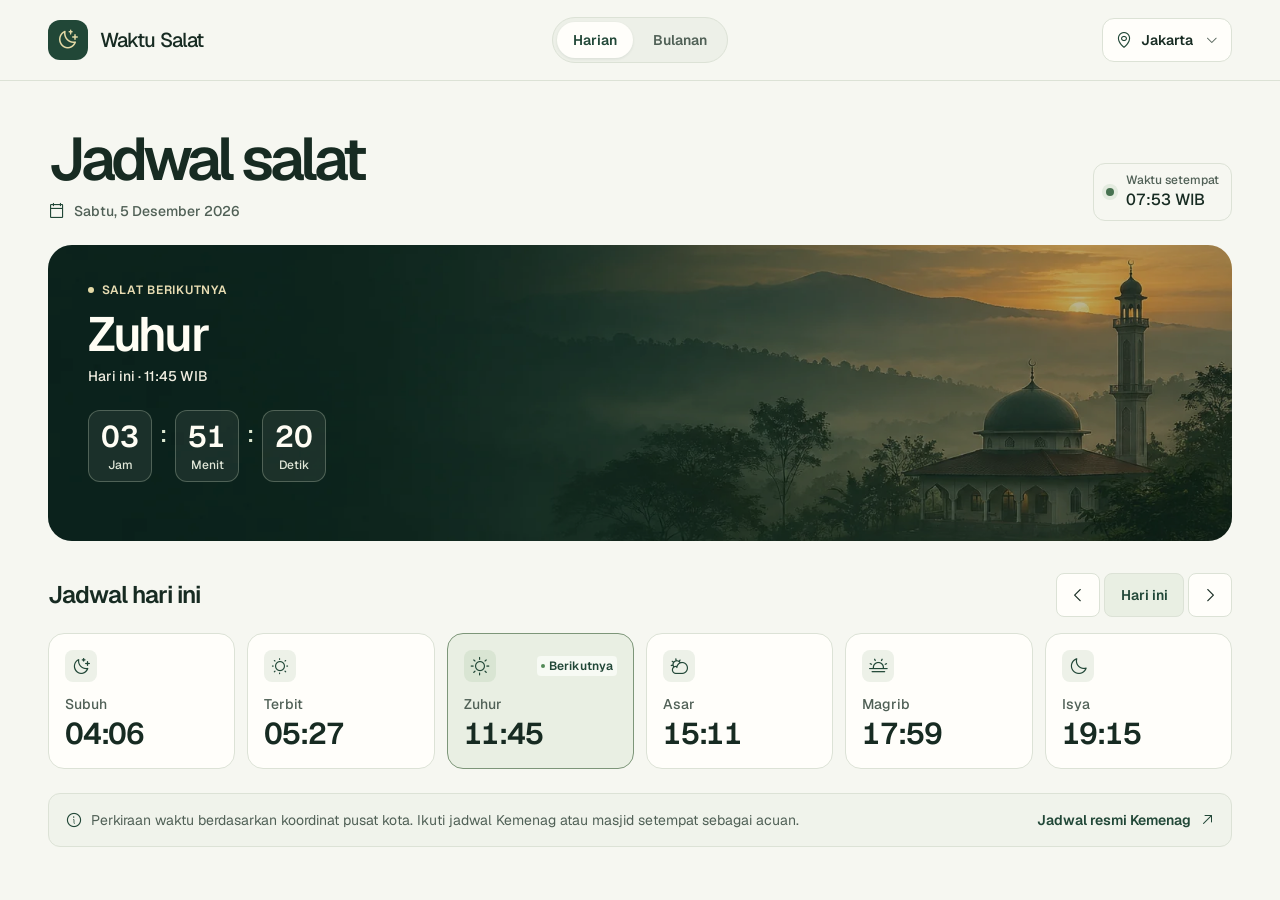
<file: index.html>
<!doctype html>
<html lang="id">
<head>
  <meta charset="utf-8">
  <meta name="viewport" content="width=device-width, initial-scale=1">
  <meta name="theme-color" content="#f6f7f1">
  <meta name="description" content="Lihat jadwal salat harian dan bulanan untuk kota di Indonesia, lengkap dengan hitung mundur menuju waktu salat berikutnya.">
  <meta property="og:title" content="Waktu Salat">
  <meta property="og:description" content="Jadwal salat harian dan bulanan untuk kota di Indonesia.">
  <meta property="og:type" content="website">
  <title>Waktu Salat | Jadwal Salat Indonesia</title>
  <link rel="icon" href="./assets/favicon.png" type="image/png">
  <link rel="stylesheet" href="./assets/styles.css">
  <script defer src="./assets/vendor/adhan.umd.min.js"></script>
  <script defer src="./assets/cities.js"></script>
  <script defer src="./assets/schedule.js"></script>
  <script defer src="./assets/app.js"></script>
</head>
<body>
  <a class="skip-link button-sm" href="#main">Lewati ke jadwal</a>

  <header class="site-header">
    <div class="shell header-inner">
      <a class="brand title-1" href="./index.html" aria-label="Waktu Salat, beranda">
        <span class="brand-mark"><i class="icon ph-moon-stars" aria-hidden="true"></i></span>
        <span>Waktu Salat</span>
      </a>

      <nav class="view-nav" aria-label="Tampilan jadwal">
        <button type="button" class="view-button button-sm" id="show-daily" aria-controls="daily-panel" aria-pressed="true">Harian</button>
        <button type="button" class="view-button button-sm" id="show-monthly" aria-controls="monthly-panel" aria-pressed="false">Bulanan</button>
      </nav>

      <button type="button" class="city-button button-sm" id="open-cities" aria-haspopup="dialog" aria-controls="city-dialog" aria-label="Pilih kota">
        <i class="icon ph-map-pin" aria-hidden="true"></i>
        <span id="city-label">Jakarta</span>
        <i class="icon ph-caret-down" aria-hidden="true"></i>
      </button>
    </div>
  </header>

  <main class="shell main" id="main">
    <div class="page-heading">
      <div>
        <h1 class="heading-1">Jadwal salat</h1>
        <p class="page-date body-5">
          <i class="icon ph-calendar-blank" aria-hidden="true"></i>
          <time id="local-date">Hari ini</time>
        </p>
      </div>
      <div class="local-time">
        <span class="live-dot" aria-hidden="true"></span>
        <div>
          <span class="caption-4">Waktu setempat</span>
          <time class="title-3" id="local-clock">--:--</time>
        </div>
      </div>
    </div>

    <noscript>
      <p class="notice body-6">Aktifkan JavaScript untuk melihat jadwal. <a href="https://sihat.kemenag.go.id/jadwal-salat">Buka jadwal resmi Kemenag</a>.</p>
    </noscript>
    <p class="notice body-6" id="calculation-error" role="alert" hidden>
      Jadwal belum bisa dihitung. Muat ulang halaman atau <a href="https://sihat.kemenag.go.id/jadwal-salat">buka jadwal resmi Kemenag</a>.
    </p>

    <section class="next-panel" id="next-panel" aria-labelledby="next-name">
      <div class="next-content">
        <span class="next-label caption-3"><span class="next-dot" aria-hidden="true"></span>Salat berikutnya</span>
        <h2 class="heading-2" id="next-name">Memuat jadwal</h2>
        <p class="body-5 next-meta" id="next-meta"></p>
        <div class="countdown" role="timer" aria-label="Hitung mundur ke salat berikutnya">
          <div class="countdown-unit">
            <span class="time-digit" id="count-hours">--</span>
            <span class="caption-4">Jam</span>
          </div>
          <span class="time-separator" aria-hidden="true">:</span>
          <div class="countdown-unit">
            <span class="time-digit" id="count-minutes">--</span>
            <span class="caption-4">Menit</span>
          </div>
          <span class="time-separator" aria-hidden="true">:</span>
          <div class="countdown-unit">
            <span class="time-digit" id="count-seconds">--</span>
            <span class="caption-4">Detik</span>
          </div>
        </div>
      </div>
    </section>

    <section class="schedule-section" id="daily-panel" aria-labelledby="daily-heading">
      <div class="section-heading">
        <div aria-live="polite">
          <h2 class="heading-5" id="daily-heading">Jadwal hari ini</h2>
          <p class="body-6 section-date" id="daily-date" hidden></p>
        </div>
        <div class="date-actions" aria-label="Pilih hari">
          <button type="button" id="previous-day" class="icon-button" aria-label="Hari sebelumnya"><i class="icon ph-caret-left" aria-hidden="true"></i></button>
          <button type="button" id="reset-day" class="date-button button-sm">Hari ini</button>
          <button type="button" id="next-day" class="icon-button" aria-label="Hari berikutnya"><i class="icon ph-caret-right" aria-hidden="true"></i></button>
        </div>
      </div>
      <ul class="prayer-grid" id="daily-times" aria-label="Waktu salat harian"></ul>
    </section>

    <section class="schedule-section" id="monthly-panel" aria-labelledby="monthly-heading" hidden>
      <div class="section-heading">
        <div>
          <h2 class="heading-5" id="monthly-heading">Jadwal bulanan</h2>
          <p class="body-6 section-date" id="month-label" aria-live="polite"></p>
        </div>
        <div class="date-actions" aria-label="Pilih bulan">
          <button type="button" id="previous-month" class="icon-button" aria-label="Bulan sebelumnya"><i class="icon ph-caret-left" aria-hidden="true"></i></button>
          <button type="button" id="reset-month" class="date-button button-sm">Bulan ini</button>
          <button type="button" id="next-month" class="icon-button" aria-label="Bulan berikutnya"><i class="icon ph-caret-right" aria-hidden="true"></i></button>
        </div>
      </div>
      <p class="table-hint caption-2">Geser tabel untuk melihat semua waktu.</p>
      <div class="table-scroll" id="table-scroll" role="region" aria-label="Tabel jadwal salat bulanan" tabindex="0">
        <table class="month-table">
          <thead>
            <tr>
              <th scope="col">Tanggal</th>
              <th scope="col">Subuh</th>
              <th scope="col">Terbit</th>
              <th scope="col">Zuhur</th>
              <th scope="col">Asar</th>
              <th scope="col">Magrib</th>
              <th scope="col">Isya</th>
            </tr>
          </thead>
          <tbody id="monthly-times"></tbody>
        </table>
      </div>
    </section>

    <footer class="source-note">
      <p class="body-6"><i class="icon ph-info" aria-hidden="true"></i><span>Perkiraan waktu berdasarkan koordinat pusat kota. Ikuti jadwal Kemenag atau masjid setempat sebagai acuan.</span></p>
      <a class="button-sm" href="https://sihat.kemenag.go.id/jadwal-salat" target="_blank" rel="noopener noreferrer">Jadwal resmi Kemenag <i class="icon ph-arrow-up-right" aria-hidden="true"></i></a>
    </footer>
  </main>

  <dialog class="city-dialog" id="city-dialog" aria-labelledby="city-heading">
    <div class="dialog-heading">
      <h2 class="heading-5" id="city-heading">Pilih kota</h2>
      <button type="button" class="icon-button" id="close-cities" aria-label="Tutup pilihan kota"><i class="icon ph-x" aria-hidden="true"></i></button>
    </div>
    <div class="city-search">
      <i class="icon ph-magnifying-glass" aria-hidden="true"></i>
      <label class="visually-hidden" for="city-search">Cari kota atau provinsi</label>
      <input type="search" class="body-3" id="city-search" placeholder="Cari kota atau provinsi" autocomplete="off" autofocus>
    </div>
    <ul class="city-list" id="city-list" aria-label="Daftar kota"></ul>
    <p class="no-cities body-6" id="no-cities" role="status" hidden>Kota belum tersedia. Coba cari nama provinsi atau kota terdekat.</p>
  </dialog>
</body>
</html>
</file>
<file: assets/styles.css>
@font-face {
  font-family: Geist;
  src: url("./fonts/geist.woff2") format("woff2");
  font-weight: 100 900;
  font-display: swap;
}

@font-face {
  font-family: Phosphor;
  src: url("./fonts/phosphor.woff") format("woff");
  font-display: block;
}

:root {
  color-scheme: light;
  --page: #f6f7f1;
  --paper: #fffefa;
  --ink: #172b22;
  --muted: #506056;
  --line: #dce2d6;
  --green: #214737;
  --green-light: #e9efe3;
  --green-edge: #7d9679;
  --dark: #102a22;
  --gold: #e4d9a6;
  --curve: cubic-bezier(0.22, 1, 0.36, 1);
  font-family: Geist, system-ui, sans-serif;
}

*, *::before, *::after { box-sizing: border-box; }
[hidden] { display: none !important; }
body {
  min-width: 0;
  margin: 0;
  color: var(--ink);
  background: var(--page);
  -webkit-font-smoothing: antialiased;
}
h1, h2, p { margin: 0; }
h1, h2 { text-wrap: balance; }
p { text-wrap: pretty; }
button, input { font: inherit; color: inherit; }
button { cursor: pointer; }
a { color: inherit; }
a:focus-visible, button:focus-visible, input:focus-visible, [tabindex]:focus-visible {
  outline: 2px solid #488061;
  outline-offset: 2px;
}

.heading-1 { font-size: 3.75rem; line-height: 1; font-weight: 600; }
.heading-2 { font-size: 3rem; line-height: 1; font-weight: 600; }
.heading-4 { font-size: 1.875rem; line-height: 2.25rem; font-weight: 600; }
.heading-5 { font-size: 1.5rem; line-height: 2rem; font-weight: 600; }
.title-1 { font-size: 1.25rem; line-height: 1.75rem; font-weight: 500; }
.title-3 { font-size: 1rem; line-height: 1.5rem; font-weight: 500; }
.body-3 { font-size: 1rem; line-height: 1.5rem; font-weight: 400; }
.body-5 { font-size: .875rem; line-height: 1.25rem; font-weight: 500; }
.body-6 { font-size: .875rem; line-height: 1.25rem; font-weight: 400; }
.button-sm { font-size: .875rem; line-height: 1.25rem; font-weight: 600; }
.caption-2 { font-size: .875rem; line-height: 1.25rem; font-weight: 400; }
.caption-3 { font-size: .75rem; line-height: 1rem; font-weight: 600; }
.caption-4 { font-size: .75rem; line-height: 1rem; font-weight: 500; }

.icon { display: inline-block; flex: 0 0 auto; font: normal 1.125rem/1 Phosphor; }
.ph-arrow-up-right::before { content: "\e092"; }
.ph-calendar-blank::before { content: "\e10a"; }
.ph-caret-down::before { content: "\e136"; }
.ph-caret-left::before { content: "\e138"; }
.ph-caret-right::before { content: "\e13a"; }
.ph-check::before { content: "\e182"; }
.ph-cloud-sun::before { content: "\e540"; }
.ph-info::before { content: "\e2ce"; }
.ph-magnifying-glass::before { content: "\e30c"; }
.ph-map-pin::before { content: "\e316"; }
.ph-moon::before { content: "\e330"; }
.ph-moon-stars::before { content: "\e58e"; }
.ph-sun::before { content: "\e472"; }
.ph-sun-dim::before { content: "\e474"; }
.ph-sun-horizon::before { content: "\e5b6"; }
.ph-x::before { content: "\e4f6"; }

.shell { width: min(1184px, calc(100% - 64px)); margin-inline: auto; }
.visually-hidden {
  position: absolute;
  width: 1px;
  height: 1px;
  padding: 0;
  margin: -1px;
  overflow: hidden;
  clip-path: inset(50%);
  white-space: nowrap;
  border: 0;
}
.skip-link {
  position: fixed;
  z-index: 5;
  top: 8px;
  left: 8px;
  padding: 8px 12px;
  border-radius: 8px;
  background: var(--paper);
  transform: translateY(-150%);
}
.skip-link:focus { transform: translateY(0); }

.site-header { border-bottom: 1px solid var(--line); }
.header-inner {
  display: grid;
  grid-template-columns: 1fr auto 1fr;
  align-items: center;
  gap: 24px;
  min-height: 80px;
}
.brand {
  display: inline-flex;
  align-items: center;
  justify-self: start;
  gap: 12px;
  text-decoration: none;
  letter-spacing: -.045em;
  white-space: nowrap;
}
.brand-mark {
  display: grid;
  place-items: center;
  width: 40px;
  height: 40px;
  border-radius: 12px;
  background: var(--green);
  color: var(--gold);
}
.brand-mark .icon { font-size: 1.5rem; }

.view-nav {
  display: flex;
  gap: 4px;
  padding: 4px;
  background: #edf0e8;
  border: 1px solid var(--line);
  border-radius: 999px;
}
.view-button {
  min-height: 36px;
  padding: 8px 16px;
  border: 0;
  border-radius: 999px;
  background: transparent;
  color: var(--muted);
}
.view-button[aria-pressed="true"] {
  color: var(--green);
  background: var(--paper);
  box-shadow: 0 1px 3px #102a2217;
}
.view-button[aria-pressed="false"]:hover { background: #e1e9dd; color: var(--ink); }
.city-button {
  display: flex;
  align-items: center;
  justify-self: end;
  justify-content: space-between;
  gap: 8px;
  min-height: 44px;
  min-width: 128px;
  max-width: 100%;
  padding: 8px 12px;
  border: 1px solid var(--line);
  border-radius: 12px;
  background: var(--paper);
}
.city-button .ph-map-pin { color: var(--green); }
.city-button .ph-caret-down { margin-left: 4px; font-size: .875rem; color: var(--muted); }
.city-button span { text-overflow: ellipsis; overflow: hidden; white-space: nowrap; }
.city-button:hover, .icon-button:hover, .date-button:hover { background: var(--green-light); }

.main { padding-block: 48px 32px; }
.page-heading {
  display: flex;
  align-items: end;
  justify-content: space-between;
  gap: 16px;
  margin-bottom: 24px;
}
.page-heading h1 { letter-spacing: -.066em; }
.page-date {
  display: flex;
  align-items: center;
  gap: 8px;
  margin-top: 12px;
  color: var(--muted);
}
.page-date .icon { color: var(--green); }
.local-time {
  display: flex;
  align-items: center;
  gap: 12px;
  padding: 8px 12px;
  border: 1px solid var(--line);
  border-radius: 12px;
  white-space: nowrap;
}
.local-time span, .local-time time { display: block; }
.local-time .caption-4 { color: var(--muted); }
.local-time time { font-variant-numeric: tabular-nums; }
.live-dot, .next-dot { flex: 0 0 auto; width: 8px; height: 8px; border-radius: 50%; }
.live-dot { background: #477251; box-shadow: 0 0 0 4px #e3ebdf; }

.next-panel {
  position: relative;
  isolation: isolate;
  overflow: hidden;
  min-height: 296px;
  padding: 32px 40px;
  border-radius: 24px;
  background: var(--dark) url("./mosque-dawn.webp") center 52% / cover no-repeat;
  color: #fffdf4;
}
.next-panel::before {
  position: absolute;
  z-index: -1;
  inset: 0;
  content: "";
  background-color: #0c21194a;
}
.next-label {
  display: inline-flex;
  align-items: center;
  gap: 8px;
  color: #e8ddb3;
  margin-bottom: 12px;
  letter-spacing: .06em;
  text-transform: uppercase;
}
.next-dot { width: 6px; height: 6px; background: var(--gold); }
.next-panel h2 { letter-spacing: -.047em; }
.next-meta { color: #f1eee1; margin-top: 8px; }
.countdown { display: flex; align-items: flex-start; gap: 8px; margin-top: 24px; width: fit-content; }
.countdown-unit {
  display: grid;
  justify-items: center;
  gap: 2px;
  min-width: 64px;
  padding: 8px;
  background: #e7f1dd12;
  border: 1px solid #dce9cd45;
  border-radius: 12px;
  color: #e1e7d8;
}
.time-digit { color: #fffdf4; font-size: 1.875rem; font-weight: 600; line-height: 2.25rem; font-variant-numeric: tabular-nums; }
.time-separator { padding-top: 8px; font-size: 1.5rem; font-weight: 500; line-height: 2rem; color: #dce7d0; }

.schedule-section { margin-top: 32px; }
.section-heading {
  display: flex;
  justify-content: space-between;
  align-items: center;
  gap: 16px;
  margin-bottom: 16px;
}
.section-heading h2 { letter-spacing: -.035em; }
.section-date { margin-top: 4px; color: var(--muted); }
.date-actions { display: flex; align-items: center; gap: 4px; flex: 0 0 auto; }
.icon-button, .date-button {
  display: inline-flex;
  align-items: center;
  justify-content: center;
  min-height: 44px;
  padding: 8px 12px;
  border: 1px solid var(--line);
  border-radius: 8px;
  background: var(--paper);
  white-space: nowrap;
}
.icon-button { width: 44px; padding: 0; }
.date-button { min-width: 80px; }
.date-button:disabled { cursor: default; color: var(--green); background: var(--green-light); }

.prayer-grid {
  list-style: none;
  padding: 0;
  margin: 0;
  display: grid;
  grid-template-columns: repeat(6, minmax(0, 1fr));
  gap: 12px;
}
.prayer-card {
  min-width: 0;
  padding: 16px;
  border: 1px solid var(--line);
  border-radius: 16px;
  background: var(--paper);
}
.prayer-card[data-next="true"] { background: var(--green-light); border-color: var(--green-edge); }
.prayer-card-top { display: flex; justify-content: space-between; align-items: center; gap: 4px; }
.prayer-icon {
  color: var(--green);
  display: grid;
  place-items: center;
  width: 32px;
  height: 32px;
  border-radius: 8px;
  background: #edf1e8;
}
.prayer-card[data-next="true"] .prayer-icon { background: #d9e5d3; }
.prayer-icon .icon { font-size: 1.25rem; }
.prayer-badge {
  display: inline-flex;
  align-items: center;
  gap: 4px;
  padding: 2px 4px;
  border-radius: 4px;
  color: var(--green);
  background: #f7faf4;
  white-space: nowrap;
}
.prayer-badge::before { content: ""; width: 4px; height: 4px; border-radius: 50%; background: #538957; }
.prayer-name { display: block; color: var(--muted); margin-top: 12px; }
.prayer-time {
  display: block;
  margin-top: 2px;
  letter-spacing: -.04em;
  font-variant-numeric: tabular-nums;
}

.table-hint { display: none; color: var(--muted); margin-bottom: 8px; }
.table-scroll { border: 1px solid var(--line); border-radius: 16px; overflow: auto; }
.month-table { width: 100%; min-width: 600px; border-collapse: separate; border-spacing: 0; background: var(--paper); }
.month-table th, .month-table td {
  padding: 12px 16px;
  border-bottom: 1px solid #e7ebe2;
  text-align: right;
  font-size: .875rem;
  line-height: 1.25rem;
  font-variant-numeric: tabular-nums;
  white-space: nowrap;
}
.month-table th:first-child { text-align: left; }
.month-table thead th { background: #e9efe4; color: var(--green); font-weight: 600; }
.month-table tbody th { padding-block: 4px; font-weight: 500; }
.month-table tbody tr:last-child > * { border-bottom: 0; }
.month-table tbody tr:nth-child(even) { background: #f9faf5; }
.month-table tr.current-date { color: var(--green); background: #e6efdf; }
.month-date-button {
  text-align: left;
  padding: 8px;
  margin-left: -8px;
  border: 0;
  border-radius: 4px;
  background: transparent;
  color: inherit;
  text-decoration: underline;
  text-underline-offset: 2px;
  text-decoration-color: var(--green-edge);
}
.month-date-button:hover { background: #dde9d9; }

.source-note {
  display: flex;
  align-items: center;
  justify-content: space-between;
  gap: 16px 24px;
  margin-top: 24px;
  padding: 16px;
  border: 1px solid var(--line);
  border-radius: 12px;
  background: #f0f3eb;
  color: var(--muted);
}
.source-note p, .source-note a { display: flex; align-items: center; gap: 8px; }
.source-note p .icon { color: var(--green); }
.source-note a { color: var(--green); text-decoration: none; flex: 0 0 auto; }
.source-note a:hover { text-decoration: underline; text-underline-offset: 4px; }
.source-note a .icon { font-size: 1rem; }
.notice { padding: 16px; margin-block: 16px; border: 1px solid var(--line); border-radius: 12px; background: var(--paper); }

.city-dialog {
  width: min(480px, calc(100% - 32px));
  max-height: min(600px, calc(100dvh - 48px));
  padding: 24px;
  border: 1px solid var(--line);
  border-radius: 24px;
  background: var(--paper);
  color: var(--ink);
  box-shadow: 0 24px 80px #102a2240;
}
.city-dialog[open] { display: flex; flex-direction: column; }
.city-dialog::backdrop { background: #142a20a6; }
.dialog-heading { display: flex; align-items: center; justify-content: space-between; gap: 8px; margin-bottom: 16px; }
.city-search {
  display: flex;
  align-items: center;
  gap: 8px;
  padding: 8px 12px;
  border: 1px solid var(--line);
  border-radius: 8px;
  background: var(--page);
}
.city-search:focus-within { outline: 2px solid #488061; outline-offset: 2px; }
.city-search input { min-width: 0; width: 100%; border: 0; outline: none; background: transparent; }
.city-search .icon { color: var(--muted); }
.city-list { margin: 12px -8px 0; padding: 4px 8px; list-style: none; min-height: 0; overflow-y: auto; }
.city-option {
  display: flex;
  align-items: center;
  justify-content: space-between;
  gap: 12px;
  width: 100%;
  padding: 8px 12px;
  border: 1px solid transparent;
  border-radius: 8px;
  background: transparent;
  text-align: left;
}
.city-option:hover, .city-option[aria-current="true"] { background: var(--green-light); }
.city-option[aria-current="true"] { border-color: var(--line); }
.city-option span { display: block; }
.city-option .caption-4, .no-cities { color: var(--muted); }
.city-option .caption-3 { color: var(--green); white-space: nowrap; }
.city-option .city-option-zone { display: flex; align-items: center; gap: 8px; }
.no-cities { padding: 12px 0; }

.view-button, .icon-button, .date-button, .city-button, .city-option, .month-date-button {
  transition: transform 300ms var(--curve);
}
.view-button:active, .icon-button:active, .date-button:active:not(:disabled), .city-button:active, .city-option:active, .month-date-button:active {
  transform: scale(.98);
}

@media (max-width: 960px) {
  .prayer-grid { grid-template-columns: repeat(3, minmax(0, 1fr)); }
}

@media (max-width: 680px) {
  .shell { width: calc(100% - 32px); }
  .header-inner {
    grid-template-columns: minmax(0, 1fr) auto;
    min-height: 0;
    gap: 12px;
    padding-block: 12px;
  }
  .view-nav { grid-column: 1 / -1; grid-row: 2; justify-self: stretch; }
  .view-button { flex: 1; }
  .brand { gap: 8px; font-size: 1.125rem; }
  .brand-mark { width: 32px; height: 32px; border-radius: 8px; }
  .brand-mark .icon { font-size: 1.25rem; }
  .city-button { min-width: 0; max-width: 164px; }
  .city-button .ph-caret-down { margin-left: 0; }
  .main { padding-top: 32px; }
  .heading-1 { font-size: 2.25rem; line-height: 2.5rem; }
  .heading-2 { font-size: 2.25rem; line-height: 2.5rem; }
  .local-time { display: none; }
  .next-panel {
    min-height: 252px;
    padding: 24px;
    border-radius: 16px;
    background-position: 42% 55%;
  }
  .next-panel::before { background-color: #0c211963; }
  .table-hint { display: block; }
  .month-table th:first-child { position: sticky; left: 0; }
  .month-table tbody th { background: var(--paper); }
  .month-table tbody tr:nth-child(even) th { background: #f9faf5; }
  .month-table tbody tr.current-date th { background: #e6efdf; }
  .source-note { align-items: flex-start; flex-direction: column; gap: 8px; }
  .source-note p { align-items: flex-start; }
}

@media (max-width: 520px) {
  .prayer-grid { grid-template-columns: repeat(2, minmax(0, 1fr)); gap: 8px; }
  .prayer-card { padding: 12px; border-radius: 12px; }
  .prayer-name { margin-top: 8px; }
  .section-heading { gap: 8px; }
  .section-heading h2 { font-size: 1.25rem; line-height: 1.75rem; }
  .date-actions .icon-button { width: 36px; }
  .date-actions .date-button { min-width: 0; padding-inline: 8px; }
  .city-dialog { padding: 16px; border-radius: 16px; }
}

@media (max-width: 360px) {
  .city-button { max-width: 128px; }
}

@media (prefers-reduced-motion: reduce) {
  *, *::before, *::after { transition: none !important; }
}
</file>
